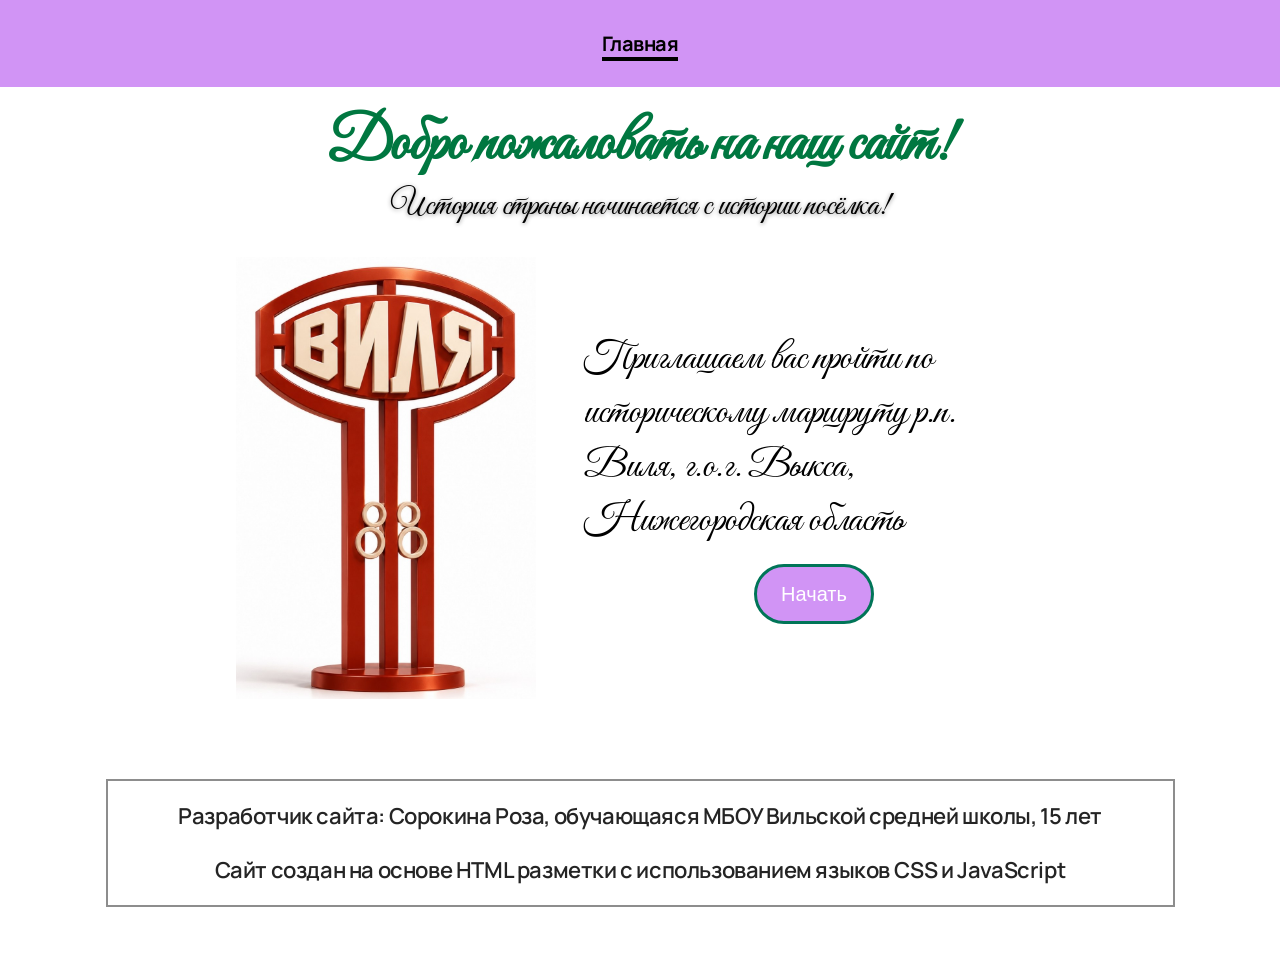
<file: index.html>
<!DOCTYPE html>
<html lang="ru">
    <head>
        <meta charset="UTF-8">
        <meta name="viewport" content="width=device-width, initial-scale=1.0">
        <title>Главная Посёлок Виля</title>
        <link rel="stylesheet" href="style.css">
        <link rel="shortcut icon" href="logos/Group 1.png" type="image/x-icon">
        <link rel="preconnect" href="https://fonts.googleapis.com">
        <link rel="preconnect" href="https://fonts.gstatic.com" crossorigin>
        <link href="https://fonts.googleapis.com/css2?family=Cormorant+Infant:ital,wght@0,300..700;1,300..700&family=Great+Vibes&family=Manrope:wght@200..800&family=Old+Standard+TT:ital,wght@0,400;0,700;1,400&display=swap" rel="stylesheet">
    </head>
    <body>
        <header class="header1">
            <div class="header1__container">
                <nav class="header1__nav">
                    <ul class="header1__list">
                        <li>
                            <a class="header1__list-link active" href="index.html">Главная</a>
                        </li>
                    </ul>
                </nav>
            </div>
        </header>      
        <main>
            <section class="glav">
                <div class="glav__container">
                    <div class="vstup">
                        <h1 class="vstupdobr">Добро пожаловать на наш сайт!</h1>
                        <div class="cytat_block">
                            <p class="cytat">История страны начинается с истории посёлка!</p>
                        </div>
                    </div>
                    <div class="perehod">
                        <img src="gallery/photo_2026-11-25_17-35-12.jpg" alt="" class="stela">
                        <div class="nachat">
                            <p class="prigl">Приглашаем вас пройти по историческому маршруту р.п. Виля, г.о.г. Выкса, Нижегородская область</p>
                            <button type="button" class="btn-nachat" onclick="window.location.href='quest.html'">Начать</button>
                        </div>
                    </div>
                    <div class="author__container">
                        <div class="author">
                            <p>Разработчик сайта: Сорокина Роза, обучающаяся МБОУ Вильской средней школы, 15 лет</p>
                            <P>Сайт создан на основе HTML разметки с использованием языков CSS и JavaScript</P>
                        </div>
                    </div>
                </div>
            </section>
        </main>
    </body>
</html>
</file>
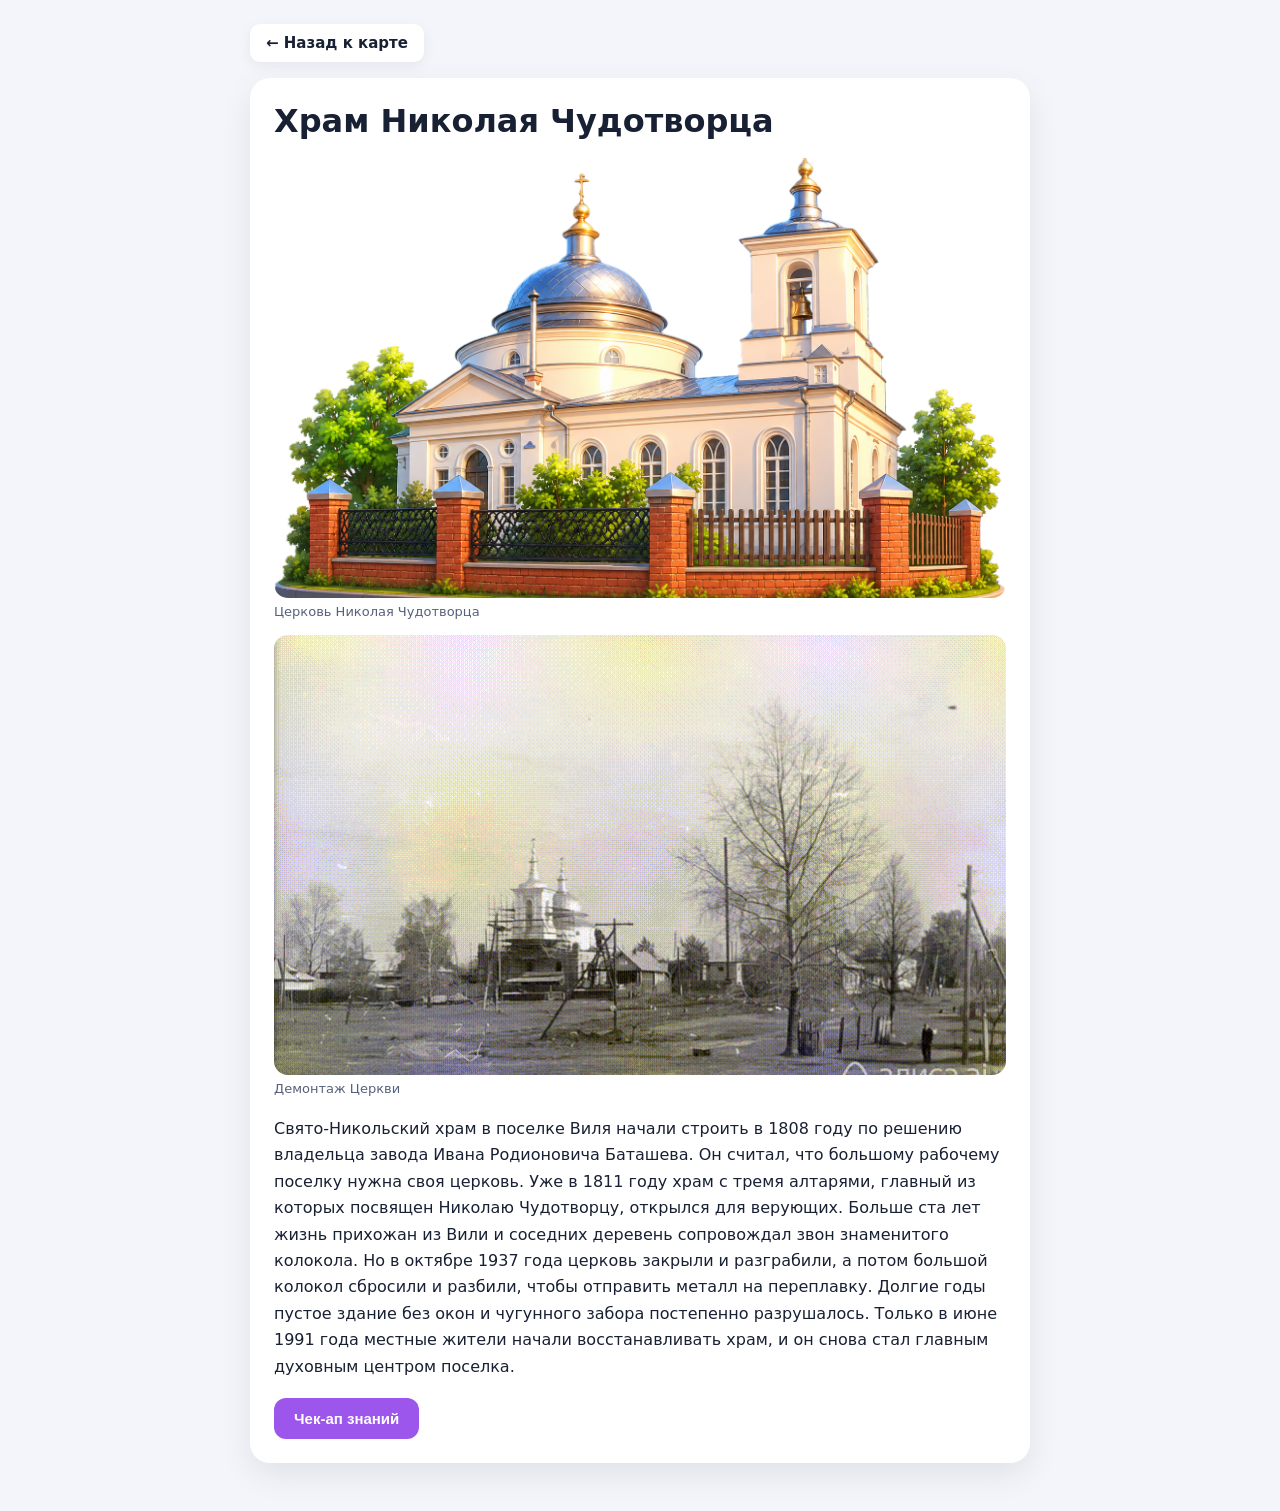
<file: place.html>
<!DOCTYPE html>
<html lang="ru">
<head>
  <meta charset="UTF-8">
  <meta name="viewport" content="width=device-width, initial-scale=1.0">
  <title>Объект маршрута — Посёлок Виля</title>
  <link rel="stylesheet" href="place.css">
</head>
<body>
  <main class="place-page">
    <div class="place-container">
      <a href="route1.html" class="place-back" id="backToMap">← Назад к карте</a>

      <article class="place-card" id="placeCard">
        <h1 class="place-title" id="placeTitle">Объект маршрута</h1>
        <div class="place-media" id="placeMedia"></div>
        <div class="place-story" id="placeStory"></div>

        <div class="place-actions">
          <button type="button" class="place-quiz-btn" id="openQuizBtn">Чек-ап знаний</button>
        </div>

        <section class="place-quiz" id="placeQuiz" hidden>
          <h2 class="place-quiz__heading">Проверь себя</h2>
          <p class="place-quiz__question" id="quizQuestion"></p>
          <div class="place-quiz__options" id="quizOptions"></div>
          <p class="place-quiz__result" id="quizResult"></p>
        </section>
      </article>
    </div>
  </main>

  <script src="place.js"></script>
</body>
</html>
</file>
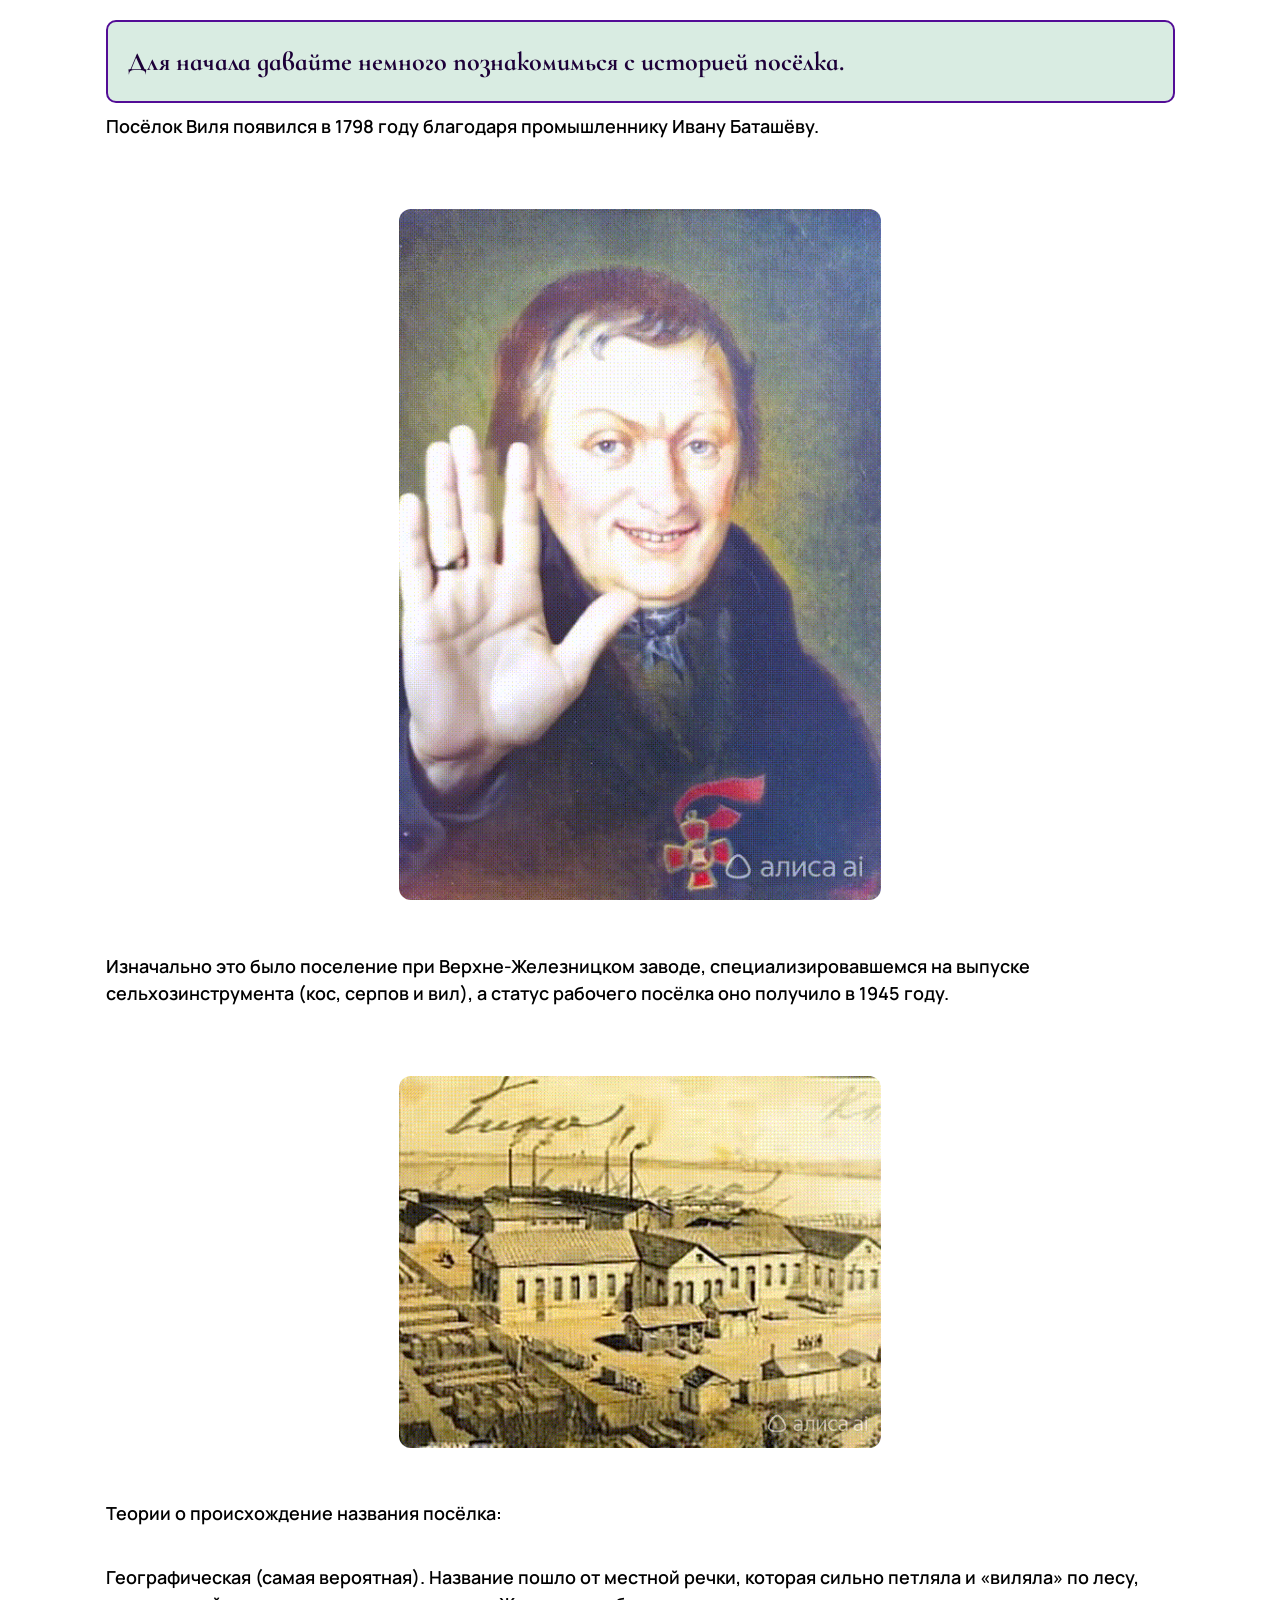
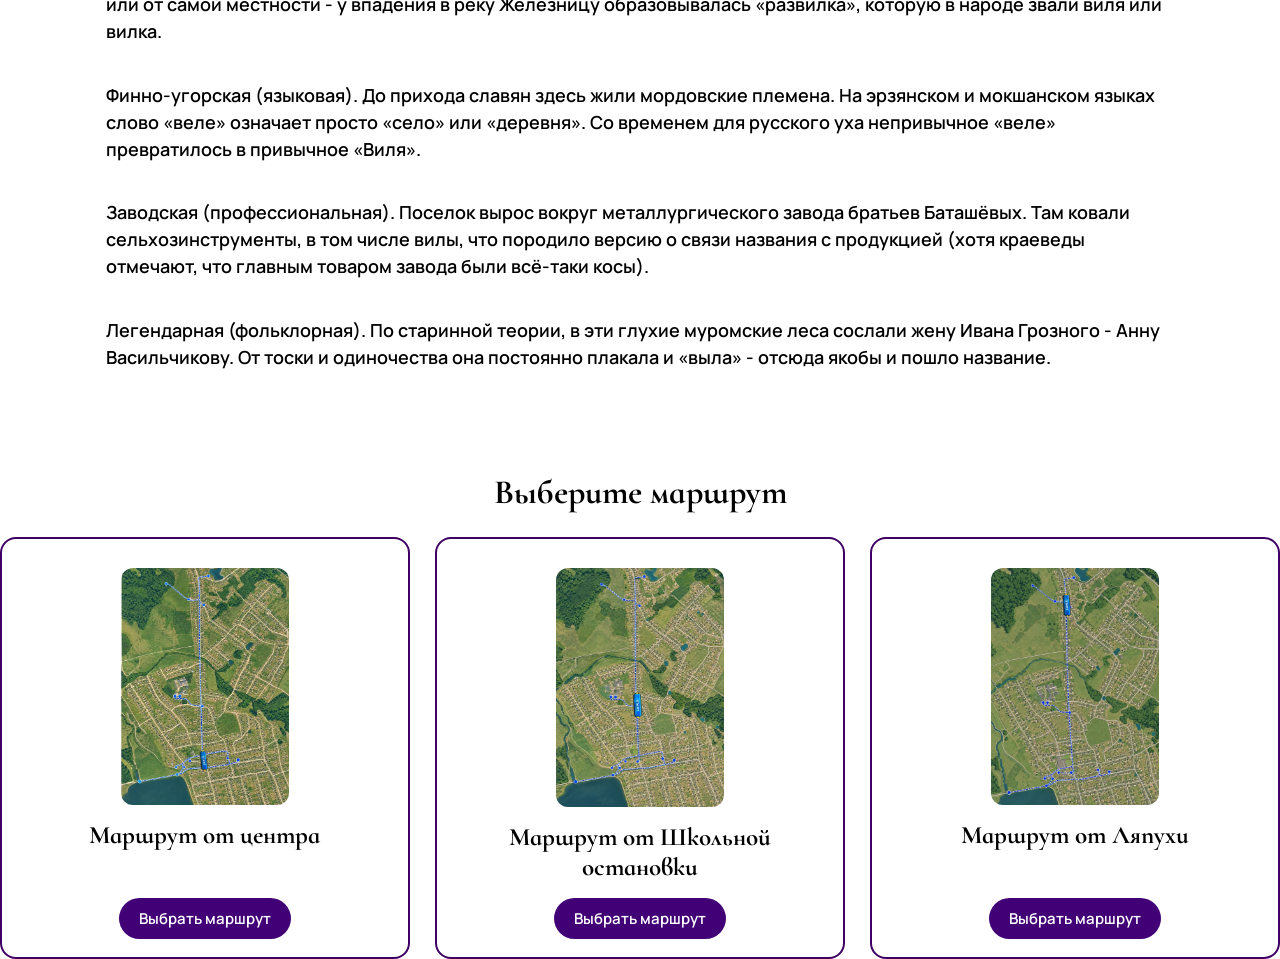
<file: quest.html>
<!DOCTYPE html>
<html lang="ru">
    <head>
        <meta charset="UTF-8">
        <meta name="viewport" content="width=device-width, initial-scale=1.0">
        <title>Знакомство с посёлком</title>
        <link rel="stylesheet" href="style.css">
        <link rel="shortcut icon" href="logos/Group 1.png" type="image/x-icon">
        <link rel="preconnect" href="https://fonts.googleapis.com">
        <link rel="preconnect" href="https://fonts.gstatic.com" crossorigin>
        <link href="https://fonts.googleapis.com/css2?family=Cormorant+Infant:ital,wght@0,300..700;1,300..700&family=Great+Vibes&family=Manrope:wght@200..800&family=Old+Standard+TT:ital,wght@0,400;0,700;1,400&display=swap" rel="stylesheet">
    </head>
    <body>
        <main>
            <section class="story">
                <div class="story__container">
                    <div class="nachalo">
                        <h2>Для начала давайте немного познакомимься с историей посёлка.</h2>
                        <p>Посёлок Виля появился в 1798 году благодаря промышленнику Ивану Баташёву. </p>
                        <img src="gallery/video_2026-11-25_19-22-56.gif" alt="">
                        <p>Изначально это было поселение при Верхне-Железницком заводе, специализировавшемся на выпуске сельхозинструмента (кос, серпов и вил), а статус рабочего посёлка оно получило в 1945 году.</p>
                        <img src="gallery/video_2026-11-25_19-22-53.gif" alt="">
                        <p>Теории о происхождение названия посёлка:</p>
                        <p>Географическая (самая вероятная). Название пошло от местной речки, которая сильно петляла и «виляла» по лесу, или от самой местности - у впадения в реку Железницу образовывалась «развилка», которую в народе звали виля или вилка.</p>
                        <p>Финно-угорская (языковая). До прихода славян здесь жили мордовские племена. На эрзянском и мокшанском языках слово «веле» означает просто «село» или «деревня». Со временем для русского уха непривычное «веле» превратилось в привычное «Виля».</p>
                        <p>Заводская (профессиональная). Поселок вырос вокруг металлургического завода братьев Баташёвых. Там ковали сельхозинструменты, в том числе вилы, что породило версию о связи названия с продукцией (хотя краеведы отмечают, что главным товаром завода были всё-таки косы).</p>
                        <p>Легендарная (фольклорная). По старинной теории, в эти глухие муромские леса сослали жену Ивана Грозного - Анну Васильчикову. От тоски и одиночества она постоянно плакала и «выла» - отсюда якобы и пошло название.</p>
                    </div>
                </div>
                <div class="routes-block">
                    <h2 class="routes-heading">Выберите маршрут</h2>
                    <div class="routes-row">
                      <div class="route-box">
                        <img src="gallery/photo_2026-11-25_19-52-23.jpg" alt="Маршрут 1" class="route-box__img">
                        <h3 class="route-box__title">Маршрут от центра</h3>
                        <a href="route1.html" class="route-box__btn">Выбрать маршрут</a>
                      </div>
                      <div class="route-box">
                        <img src="gallery/photo_2026-11-25_19-52-21.jpg" alt="Маршрут 2" class="route-box__img">
                        <h3 class="route-box__title">Маршрут от Школьной остановки</h3>
                        <a href="route2.html" class="route-box__btn">Выбрать маршрут</a>
                      </div>
                      <div class="route-box">
                        <img src="gallery/photo_2026-11-25_19-52-16.jpg" alt="Маршрут 3" class="route-box__img">
                        <h3 class="route-box__title">Маршрут от Ляпухи</h3>
                        <a href="route3.html" class="route-box__btn">Выбрать маршрут</a>
                      </div>
                    </div>
                </div>
                </div>
            </section>
        </main>
    </body>
</html>
</file>
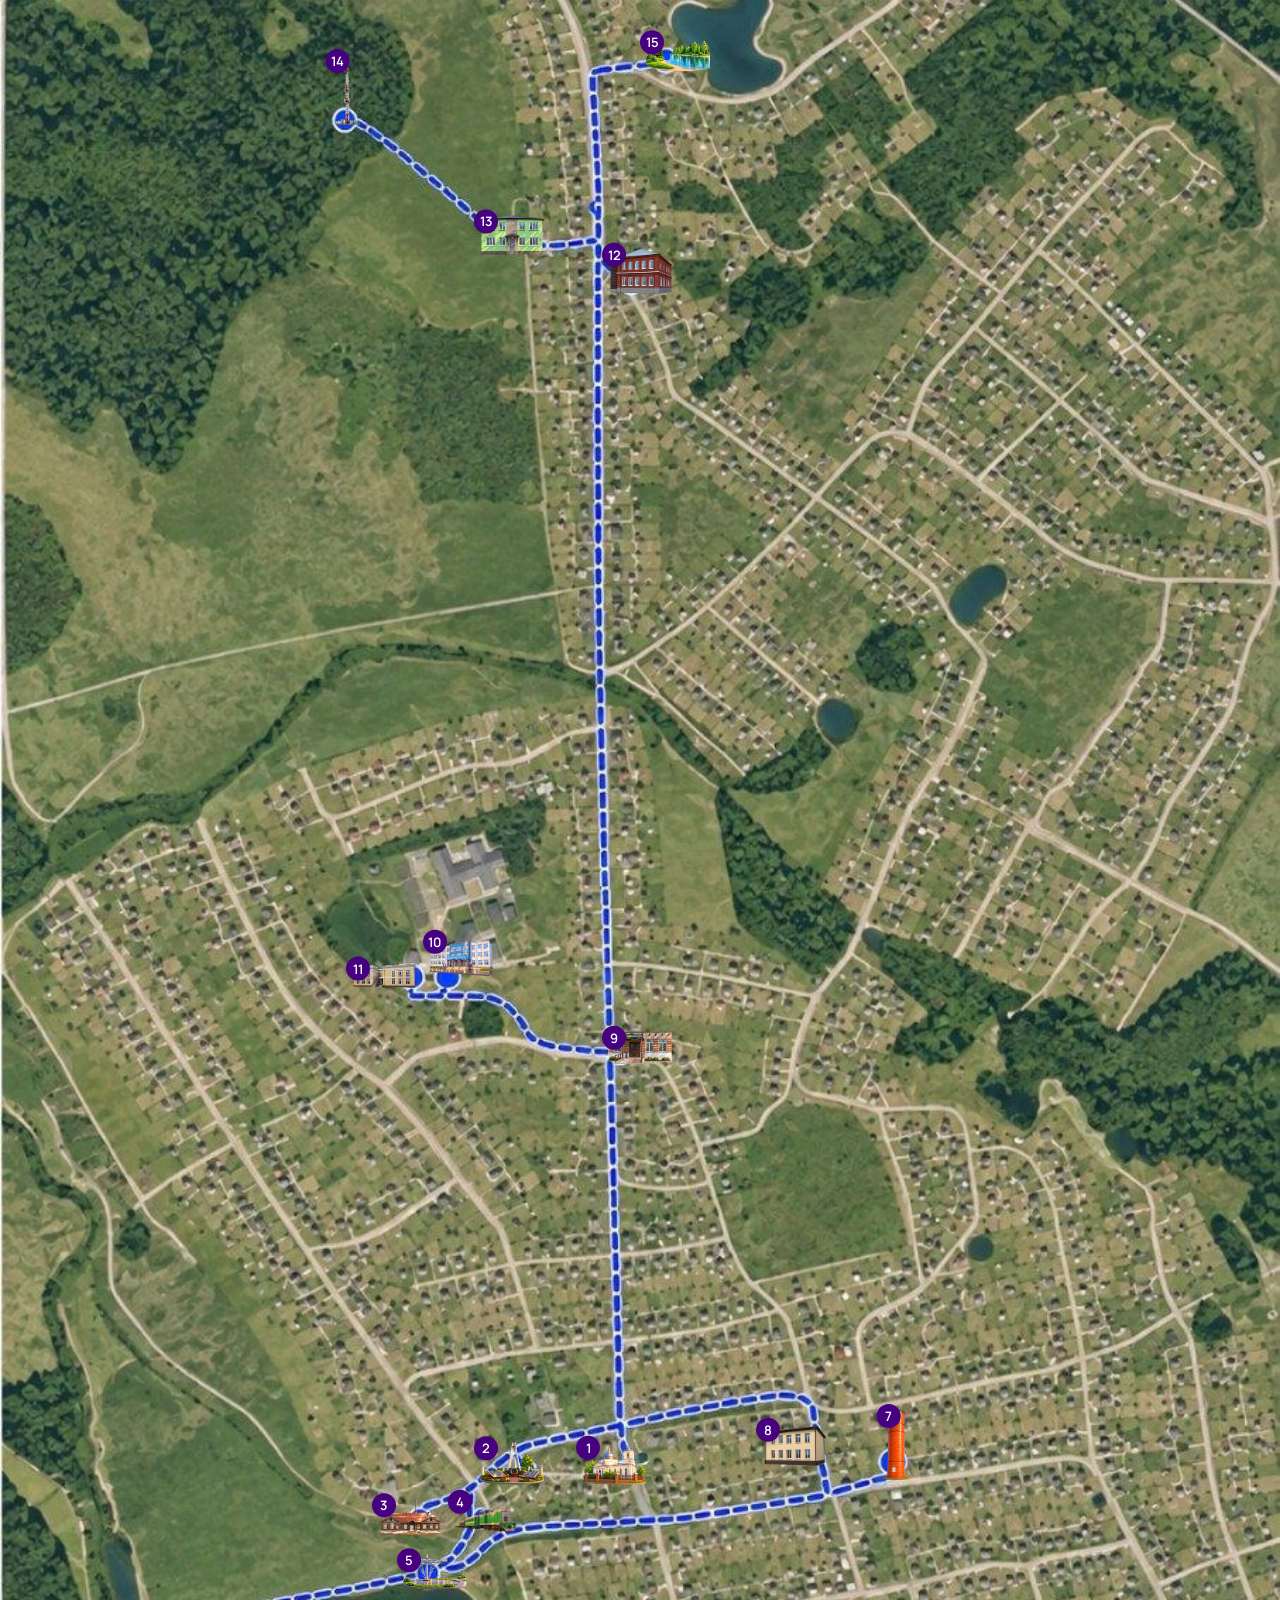
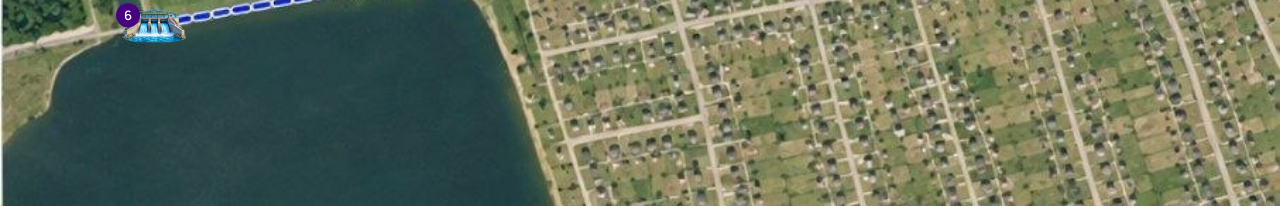
<file: route1.html>
<!DOCTYPE html>
<html lang="ru">
    <head>
        <meta charset="UTF-8">
        <meta name="viewport" content="width=device-width, initial-scale=1.0">
        <title>Главная Посёлок Виля</title>
        <link rel="stylesheet" href="style.css">
        <link rel="shortcut icon" href="logos/Group 1.png" type="image/x-icon">
        <link rel="stylesheet" href="style.css">
        <link rel="stylesheet" href="routes.css">
        <link rel="preconnect" href="https://fonts.googleapis.com">
        <link rel="preconnect" href="https://fonts.gstatic.com" crossorigin>
        <link href="https://fonts.googleapis.com/css2?family=Cormorant+Infant:ital,wght@0,300..700;1,300..700&family=Great+Vibes&family=Manrope:wght@200..800&family=Old+Standard+TT:ital,wght@0,400;0,700;1,400&display=swap" rel="stylesheet">
    </head>
    <body>
        <main class="route-scene">
          <div class="map-wrapper">
            <img src="gallery/маршрут1.jpg" alt="Карта маршрута" class="map-bg">
            <button type="button" class="map-point" style="--x: 48%; --y: 81%;" data-id="center" data-title="Храм Николая Чудотворца" data-short="Храм в центре Вили">
                <span class="map-point__num">1</span>
                <img src="gallery/церковь.png" alt="Никольская церковь" class="map-point__img">
            </button>
            <button type="button" class="map-point" style="--x: 40%; --y: 81%;" data-id="memorial" data-title="Мемориал" data-short="Поселковый мемориал: Памятник в центре посёлка">
                <span class="map-point__num">2</span>
                <img src="gallery/мемориал.png" alt="Мемориал" class="map-point__img">
            </button>
            <button type="button" class="map-point" style="--x: 32%; --y: 84%;" data-id="club" data-title="Клуб творчества" data-short="Дом творчества на берегу пруда">
                <span class="map-point__num">3</span>
                <img src="gallery/клуб.png" alt="Клуб" class="map-point__img">
            </button>
            <button type="button" class="map-point" style="--x: 38%; --y: 84%;" data-id="train" data-title="Экспонат поезда" data-short="Напоминание о старой узкокалейке">
                <span class="map-point__num">4</span>
                <img src="gallery/поезд.png" alt="поезд" class="map-point__img">
            </button>
            <button type="button" class="map-point" style="--x: 34%; --y: 87%;" data-id="naber" data-title="Набережная" data-short="Прогулочная зона у пруда">
                <span class="map-point__num">5</span>
                <img src="gallery/набер.png" alt="Набережная" class="map-point__img">
            </button>
            <button type="button" class="map-point" style="--x: 12%; --y: 90%;" data-id="plotina" data-title="Плотина" data-short="Плотина на Вильском пруду">
                <span class="map-point__num">6</span>
                <img src="gallery/плотина.png" alt="Плотина" class="map-point__img">
            </button>
            <button type="button" class="map-point" style="--x: 70%; --y: 80%;" data-id="vodonapor" data-title="Водонапорная башня" data-short="Красная кирпичная башня на улице Кирова">
                <span class="map-point__num">7</span>
                <img src="gallery/башня.png" alt="башня" class="map-point__img big_photo">
            </button>
            <button type="button" class="map-point" style="--x: 62%; --y: 80%;" data-id="bolnica" data-title="ГБУЗ НО 'Выксунская ЦРБ'" data-short="Местная больница в посёлке">
                <span class="map-point__num">8</span>
                <img src="gallery/новбольница.png" alt="Больница" class="map-point__img">
            </button>
            <button type="button" class="map-point" style="--x: 50%; --y: 58%;" data-id="library" data-title="Библиотека р.п. виля на улице Выксунской" data-short="Поселковая библиотека">
                <span class="map-point__num">9</span>
                <img src="gallery/библиотека.png" alt="Библиотека" class="map-point__img">
            </button>
            <button type="button" class="map-point" style="--x: 36%; --y: 53%;" data-id="school" data-title="МБОУ Вильская средняя школа" data-short="Школа в Виле">
                <span class="map-point__num">10</span>
                <img src="gallery/новшколаs.png" alt="Вильская школа" class="map-point__img">
            </button>
            <button type="button" class="map-point" style="--x: 30%; --y: 54%;" data-id="child" data-title="МБОУ Детский сад №15" data-short="Детский сад в Виле">
                <span class="map-point__num">11</span>
                <img src="gallery/детсад.png" alt="Детский сад" class="map-point__img">
            </button>
            <button type="button" class="map-point" style="--x: 50%; --y: 15%;" data-id="house" data-title="Дом Денисова" data-short="Старое здание в бывшей деревне Ляпуха">
                <span class="map-point__num">12</span>
                <img src="gallery/дом.png" alt="Бывшая школа" class="map-point__img">
            </button>
            <button type="button" class="map-point" style="--x: 40%; --y: 13%;" data-id="apartament" data-title="Многоквартирный дом" data-short="Жилой дом в Ляпухе">
                <span class="map-point__num">13</span>
                <img src="gallery/квартиры.png" alt="Многоквартирный дом" class="map-point__img">
            </button>
            <button type="button" class="map-point" style="--x: 27%; --y: 5%;" data-id="vyshka" data-title="Телевизионная вышка" data-short="Высокая телевышка">
                <span class="map-point__num">14</span>
                <img src="gallery/вышка.png" alt="Телевизионная вышка" class="map-point__img">
            </button>
            <button type="button" class="map-point" style="--x: 53%; --y: 3%;" data-id="karer" data-title="Кирпичный пруд" data-short="Водоём, известный как карьер">
                <span class="map-point__num">15</span>
                <img src="gallery/карьер.png" alt="карьер" class="map-point__img">
            </button>
            </div>
        </main>
        <div class="modal-backdrop" id="placeModal" hidden>
            <div class="modal-card" role="dialog" aria-modal="true" aria-labelledby="modalTitle">
                <button type="button" class="modal-close" id="closeModal" aria-label="Закрыть">&times;</button>
                <h3 class="modal-title" id="modalTitle"></h3>
                <p class="modal-text" id="modalText"></p>
                <a href="place.html" class="modal-more-btn" id="modalMoreLink">Узнать больше</a>
            </div>
        </div>
        <script src="route.js"></script>
    </body>
</html>
</file>
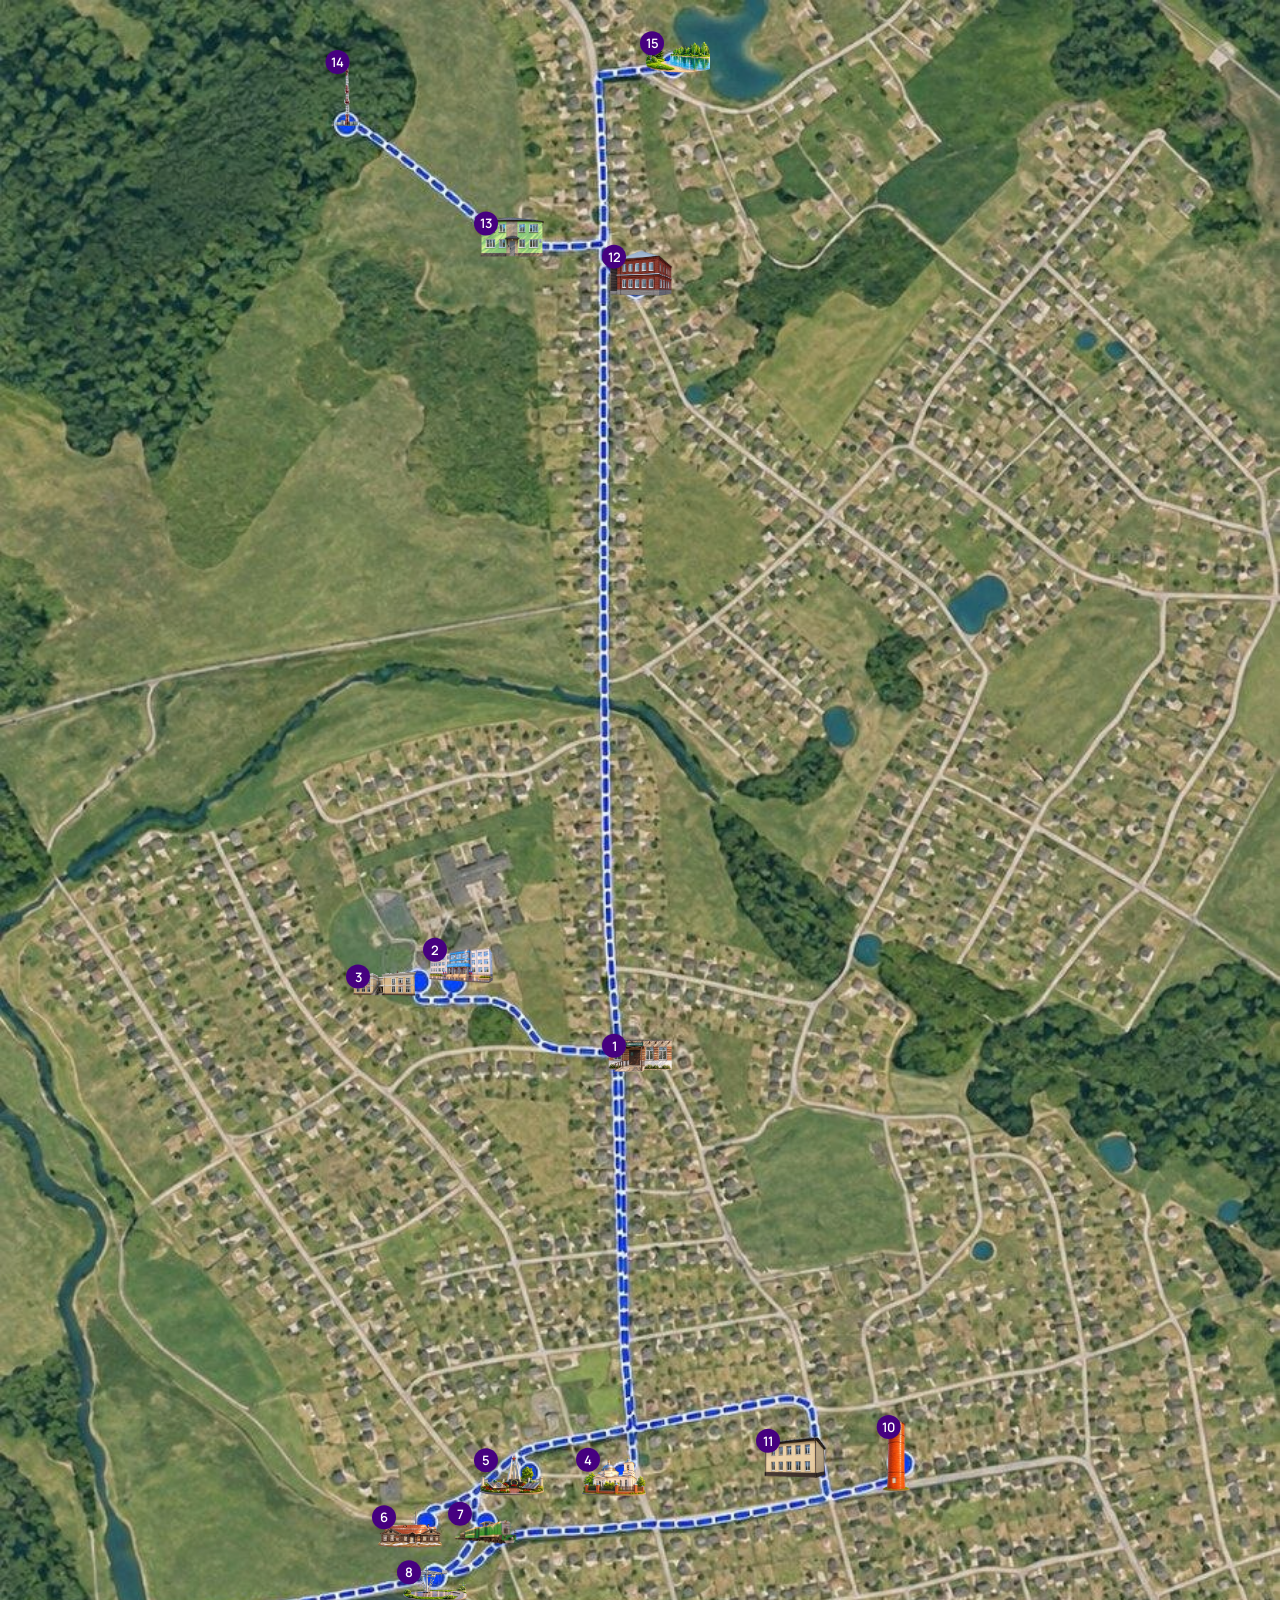
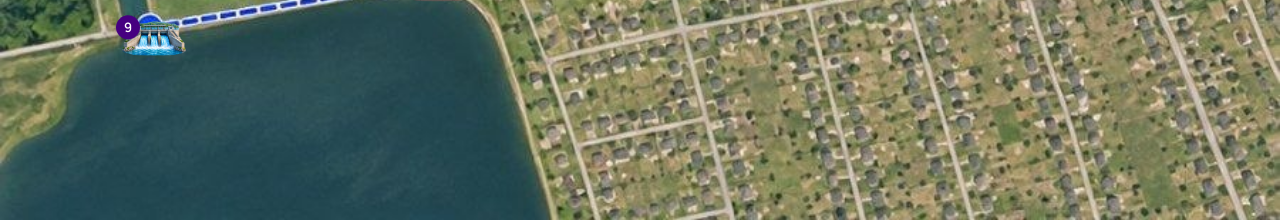
<file: route2.html>
<!DOCTYPE html>
<html lang="ru">
    <head>
        <meta charset="UTF-8">
        <meta name="viewport" content="width=device-width, initial-scale=1.0">
        <title>Главная Посёлок Виля</title>
        <link rel="stylesheet" href="style.css">
        <link rel="shortcut icon" href="logos/Group 1.png" type="image/x-icon">
        <link rel="stylesheet" href="style.css">
        <link rel="stylesheet" href="routes.css">
        <link rel="preconnect" href="https://fonts.googleapis.com">
        <link rel="preconnect" href="https://fonts.gstatic.com" crossorigin>
        <link href="https://fonts.googleapis.com/css2?family=Cormorant+Infant:ital,wght@0,300..700;1,300..700&family=Great+Vibes&family=Manrope:wght@200..800&family=Old+Standard+TT:ital,wght@0,400;0,700;1,400&display=swap" rel="stylesheet">
    </head>
    <body>
        <main class="route-scene">
          <div class="map-wrapper">
            <img src="gallery/маршрут2.jpg" alt="Карта маршрута" class="map-bg">
            <button type="button" class="map-point" style="--x: 48%; --y: 81%;" data-id="center" data-title="Храм Николая Чудотворца" data-short="Храм в центре Вили">
                <span class="map-point__num">4</span>
                <img src="gallery/церковь.png" alt="Никольская церковь" class="map-point__img">
            </button>
            <button type="button" class="map-point" style="--x: 40%; --y: 81%;" data-id="memorial" data-title="Мемориал" data-short="Поселковый мемориал: Памятник в центре посёлка">
                <span class="map-point__num">5</span>
                <img src="gallery/мемориал.png" alt="Мемориал" class="map-point__img">
            </button>
            <button type="button" class="map-point" style="--x: 32%; --y: 84%;" data-id="club" data-title="Клуб творчества" data-short="Дом творчества на берегу пруда">
                <span class="map-point__num">6</span>
                <img src="gallery/клуб.png" alt="Клуб" class="map-point__img">
            </button>
            <button type="button" class="map-point" style="--x: 38%; --y: 84%;" data-id="train" data-title="Экспонат поезда" data-short="Напоминание о старой узкокалейке">
                <span class="map-point__num">7</span>
                <img src="gallery/поезд.png" alt="поезд" class="map-point__img">
            </button>
            <button type="button" class="map-point" style="--x: 34%; --y: 87%;" data-id="naber" data-title="Набережная" data-short="Прогулочная зона у пруда">
                <span class="map-point__num">8</span>
                <img src="gallery/набер.png" alt="Набережная" class="map-point__img">
            </button>
            <button type="button" class="map-point" style="--x: 12%; --y: 90%;" data-id="plotina" data-title="Плотина" data-short="Плотина на Вильском пруду">
                <span class="map-point__num">9</span>
                <img src="gallery/плотина.png" alt="Плотина" class="map-point__img">
            </button>
            <button type="button" class="map-point" style="--x: 70%; --y: 80%;" data-id="vodonapor" data-title="Водонапорная башня" data-short="Красная кирпичная башня на улице Кирова">
                <span class="map-point__num">10</span>
                <img src="gallery/башня.png" alt="башня" class="map-point__img big_photo">
            </button>
            <button type="button" class="map-point" style="--x: 62%; --y: 80%;" data-id="bolnica" data-title="ГБУЗ НО 'Выксунская ЦРБ'" data-short="Местная больница в посёлке">
                <span class="map-point__num">11</span>
                <img src="gallery/новбольница.png" alt="Больница" class="map-point__img">
            </button>
            <button type="button" class="map-point" style="--x: 50%; --y: 58%;" data-id="library" data-title="Библиотека р.п. виля на улице Выксунской" data-short="Поселковая библиотека">
                <span class="map-point__num">1</span>
                <img src="gallery/библиотека.png" alt="Библиотека" class="map-point__img">
            </button>
            <button type="button" class="map-point" style="--x: 36%; --y: 53%;" data-id="school" data-title="МБОУ Вильская средняя школа" data-short="Школа в Виле">
                <span class="map-point__num">2</span>
                <img src="gallery/новшколаs.png" alt="Вильская школа" class="map-point__img">
            </button>
            <button type="button" class="map-point" style="--x: 30%; --y: 54%;" data-id="child" data-title="МБОУ Детский сад №15" data-short="Детский сад в Виле">
                <span class="map-point__num">3</span>
                <img src="gallery/детсад.png" alt="Детский сад" class="map-point__img">
            </button>
            <button type="button" class="map-point" style="--x: 50%; --y: 15%;" data-id="house" data-title="Дом Денисова" data-short="Старое здание в бывшей деревне Ляпуха">
                <span class="map-point__num">12</span>
                <img src="gallery/дом.png" alt="Бывшая школа" class="map-point__img">
            </button>
            <button type="button" class="map-point" style="--x: 40%; --y: 13%;" data-id="apartament" data-title="Многоквартирный дом" data-short="Жилой дом в Ляпухе">
                <span class="map-point__num">13</span>
                <img src="gallery/квартиры.png" alt="Многоквартирный дом" class="map-point__img">
            </button>
            <button type="button" class="map-point" style="--x: 27%; --y: 5%;" data-id="vyshka" data-title="Телевизионная вышка" data-short="Высокая телевышка">
                <span class="map-point__num">14</span>
                <img src="gallery/вышка.png" alt="Телевизионная вышка" class="map-point__img">
            </button>
            <button type="button" class="map-point" style="--x: 53%; --y: 3%;" data-id="karer" data-title="Кирпичный пруд" data-short="Водоём, известный как карьер">
                <span class="map-point__num">15</span>
                <img src="gallery/карьер.png" alt="карьер" class="map-point__img">
            </button>
            </div>
        </main>
        <div class="modal-backdrop" id="placeModal" hidden>
            <div class="modal-card" role="dialog" aria-modal="true" aria-labelledby="modalTitle">
                <button type="button" class="modal-close" id="closeModal" aria-label="Закрыть">&times;</button>
                <h3 class="modal-title" id="modalTitle"></h3>
                <p class="modal-text" id="modalText"></p>
                <a href="place.html" class="modal-more-btn" id="modalMoreLink">Узнать больше</a>
            </div>
        </div>
        <script src="route.js"></script>
    </body>
</html>
</file>
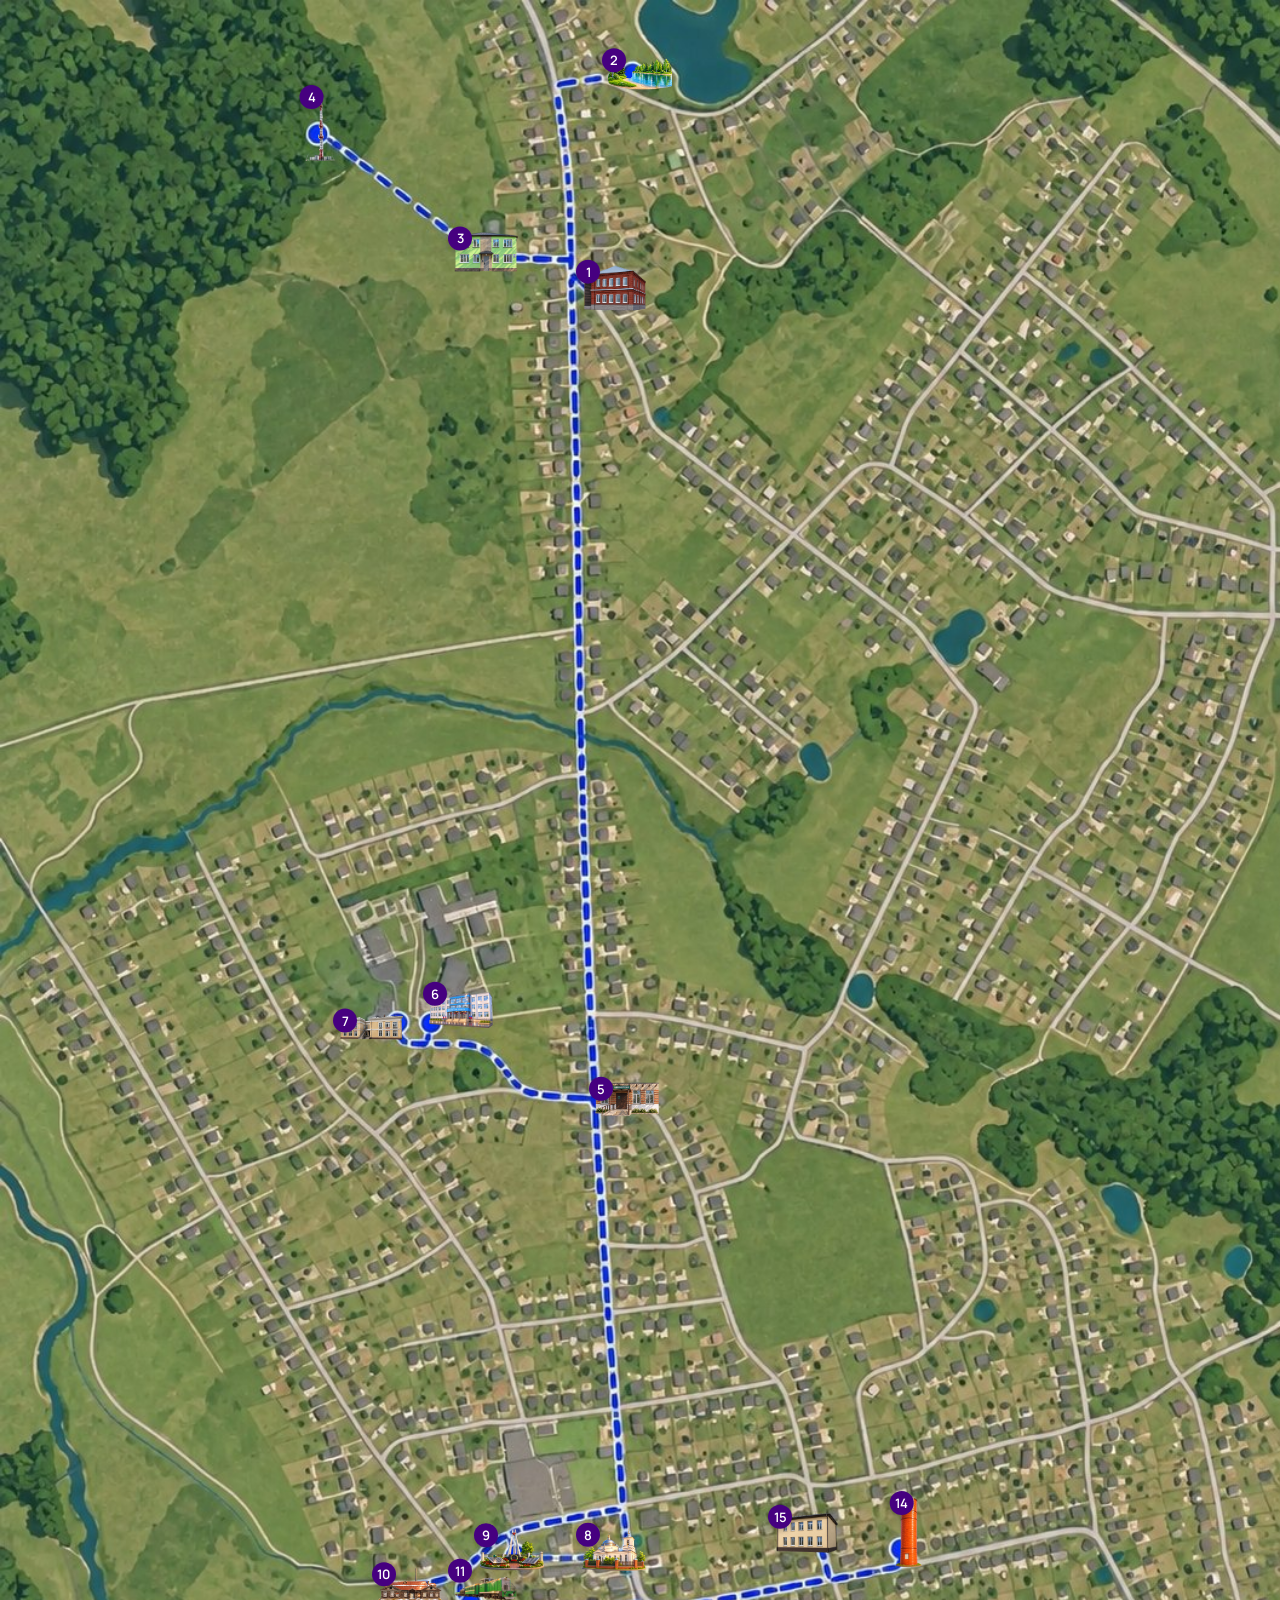
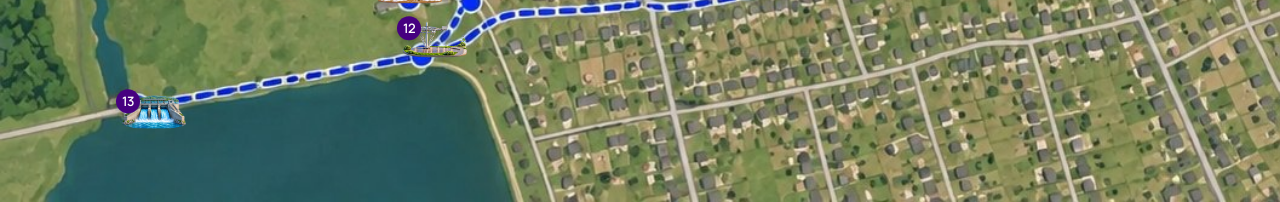
<file: route3.html>
<!DOCTYPE html>
<html lang="ru">
    <head>
        <meta charset="UTF-8">
        <meta name="viewport" content="width=device-width, initial-scale=1.0">
        <title>Главная Посёлок Виля</title>
        <link rel="stylesheet" href="style.css">
        <link rel="shortcut icon" href="logos/Group 1.png" type="image/x-icon">
        <link rel="stylesheet" href="style.css">
        <link rel="stylesheet" href="routes.css">
        <link rel="preconnect" href="https://fonts.googleapis.com">
        <link rel="preconnect" href="https://fonts.gstatic.com" crossorigin>
        <link href="https://fonts.googleapis.com/css2?family=Cormorant+Infant:ital,wght@0,300..700;1,300..700&family=Great+Vibes&family=Manrope:wght@200..800&family=Old+Standard+TT:ital,wght@0,400;0,700;1,400&display=swap" rel="stylesheet">
    </head>
    <body>
        <main class="route-scene">
          <div class="map-wrapper">
            <img src="gallery/маршрут3.jpg" alt="Карта маршрута" class="map-bg">
            <button type="button" class="map-point" style="--x: 48%; --y: 86%;" data-id="center" data-title="Храм Николая Чудотворца" data-short="Храм в центре Вили">
                <span class="map-point__num">8</span>
                <img src="gallery/церковь.png" alt="Никольская церковь" class="map-point__img">
            </button>
            <button type="button" class="map-point" style="--x: 40%; --y: 86%;" data-id="memorial" data-title="Мемориал" data-short="Поселковый мемориал: Памятник в центре посёлка">
                <span class="map-point__num">9</span>
                <img src="gallery/мемориал.png" alt="Мемориал" class="map-point__img">
            </button>
            <button type="button" class="map-point" style="--x: 32%; --y: 88%;" data-id="club" data-title="Клуб творчества" data-short="Дом творчества на берегу пруда">
                <span class="map-point__num">10</span>
                <img src="gallery/клуб.png" alt="Клуб" class="map-point__img">
            </button>
            <button type="button" class="map-point" style="--x: 38%; --y: 88%;" data-id="train" data-title="Экспонат поезда" data-short="Напоминание о старой узкокалейке">
                <span class="map-point__num">11</span>
                <img src="gallery/поезд.png" alt="поезд" class="map-point__img">
            </button>
            <button type="button" class="map-point" style="--x: 34%; --y: 91%;" data-id="naber" data-title="Набережная" data-short="Прогулочная зона у пруда">
                <span class="map-point__num">12</span>
                <img src="gallery/набер.png" alt="Набережная" class="map-point__img">
            </button>
            <button type="button" class="map-point" style="--x: 12%; --y: 95%;" data-id="plotina" data-title="плотина" data-short="Плотина на Вильском пруду">
                <span class="map-point__num">13</span>
                <img src="gallery/плотина.png" alt="Плотина" class="map-point__img">
            </button>
            <button type="button" class="map-point" style="--x: 71%; --y: 85%;" data-id="vodonapor" data-title="Водонапорная башня" data-short="Красная кирпичная башня на улице Кирова">
                <span class="map-point__num">14</span>
                <img src="gallery/башня.png" alt="башня" class="map-point__img big_photo">
            </button>
            <button type="button" class="map-point" style="--x: 63%; --y: 85%;" data-id="bolnica" data-title="ГБУЗ НО 'Выксунская ЦРБ'" data-short="Местная больница в посёлке">
                <span class="map-point__num">15</span>
                <img src="gallery/новбольница.png" alt="Больница" class="map-point__img">
            </button>
            <button type="button" class="map-point" style="--x: 49%; --y: 61%;" data-id="library" data-title="Библиотека р.п. виля на улице Выксунской" data-short="Поселковая библиотека">
                <span class="map-point__num">5</span>
                <img src="gallery/библиотека.png" alt="Библиотека" class="map-point__img">
            </button>
            <button type="button" class="map-point" style="--x: 36%; --y: 56%;" data-id="school" data-title="МБОУ Вильская средняя школа" data-short="Школа в Виле">
                <span class="map-point__num">6</span>
                <img src="gallery/новшколаs.png" alt="Вильская школа" class="map-point__img">
            </button>
            <button type="button" class="map-point" style="--x: 29%; --y: 57%;" data-id="child" data-title="МБОУ Детский сад №15" data-short="Детский сад в Виле">
                <span class="map-point__num">7</span>
                <img src="gallery/детсад.png" alt="Детский сад" class="map-point__img">
            </button>
            <button type="button" class="map-point" style="--x: 48%; --y: 16%;" data-id="house" data-title="Дом Денисова" data-short="Старое здание в бывшей деревне Ляпуха">
                <span class="map-point__num">1</span>
                <img src="gallery/дом.png" alt="Бывшая школа" class="map-point__img">
            </button>
            <button type="button" class="map-point" style="--x: 38%; --y: 14%;" data-id="apartament" data-title="Многоквартирный дом" data-short="Жилой дом в Ляпухе">
                <span class="map-point__num">3</span>
                <img src="gallery/квартиры.png" alt="Многоквартирный дом" class="map-point__img">
            </button>
            <button type="button" class="map-point" style="--x: 25%; --y: 7%;" data-id="vyshka" data-title="Телевизионная вышка" data-short="Высокая телевышка">
                <span class="map-point__num">4</span>
                <img src="gallery/вышка.png" alt="Телевизионная вышка" class="map-point__img">
            </button>
            <button type="button" class="map-point" style="--x: 50%; --y: 4%;" data-id="karer" data-title="Кирпичный пруд" data-short="Водоём, известный как карьер">
                <span class="map-point__num">2</span>
                <img src="gallery/карьер.png" alt="карьер" class="map-point__img">
            </button>
            </div>
        </main>
        <div class="modal-backdrop" id="placeModal" hidden>
            <div class="modal-card" role="dialog" aria-modal="true" aria-labelledby="modalTitle">
                <button type="button" class="modal-close" id="closeModal" aria-label="Закрыть">&times;</button>
                <h3 class="modal-title" id="modalTitle"></h3>
                <p class="modal-text" id="modalText"></p>
                <a href="place.html" class="modal-more-btn" id="modalMoreLink">Узнать больше</a>
            </div>
        </div>
        <script src="route.js"></script>
    </body>
</html>
</file>
<file: style.css>
:root {
    --vave: #d194f5;
}

html {
     scroll-padding: 100px;
     scroll-behavior: smooth;
}

* {

     margin: 0;
     padding: 0;
     box-sizing: border-box;
 }

 .marck-script-regular {
  font-family: "Marck Script", cursive;
  font-weight: 400;
  font-style: normal;
}

 body {
     font-family: "Manrope", sans-serif;
 }

 .header1 {
     position: fixed;
     width: 100%;
     background: var(--vave);
     color: #fff;
     z-index: 999;
     top: 0;
     padding-block: 30px;

 }


 .header1__list {
     display: flex;
     justify-content: center;
     align-items: center;
     gap: clamp(15px, 4vw, 30px);
 }

  ul {
    list-style: none;
 }

 .header1__list-link {
     font-weight: 700;
     font-size: 20px;
     letter-spacing: -0.47px;
     color: #fff;
     transition: color 0.3s;
 }

 .header1__list-link.active {
     color: rgb(0, 0, 0);
     border-bottom: 4px solid black;
     padding-bottom: 0px ;
 }

  .header1__list-link:hover{
     color: rgb(196, 196, 196);
 }

 a {
     text-decoration: none;
 }

 [class*="__container"] {
     max-width: 1069px;
     margin-inline: auto;
 } 

.glav {
     padding-block: 70px ;
     padding-inline: 10px;
     font-weight: 500;
     font-size: 18px;
     letter-spacing: -0.40px;
}

.vstup {
     font-size: 20px;
     padding-bottom: 30px;
     padding-top: 40px;
     display: flex;
     flex-direction: column;
     gap: 5px;
}

.vstupdobr {
    font-size: clamp(32px, 5vw, 60px);
    font-family: "Great Vibes", cursive;
    text-align: center;
    font-weight: 600;
    font-style: normal;
    margin: 0 auto;
    line-height: 1.2;
    color: #007740;
}

.cytat_block {
    padding-block: 20px;
    font-weight: 500;
    width: 94%;
    max-width: 720px;
    position: relative;
    display: block;
    margin: 0 auto;
}

.cytat {
    font-family: "Great Vibes", serif;
    font-size: clamp(16px, 6vw, 34px);
    position: absolute;
    top: 47%;
    left: 50%;
    transform: translate(-50%, -50%);
    margin: 0;
    white-space: nowrap;
    text-align: center;
    text-shadow: 0 1px 4px rgba(0, 0, 0, 0.45);
}

.perehod {
    display: flex;
    align-items: center;
    justify-content: center;
    padding-inline: 60px;
    gap: 48px;
    margin-bottom: 80px;
}

.perehod img {
    width: 100%;
    max-width: 300px;
    height: auto;
    object-fit: contain;
    display: block;
}

.nachat {
    padding-block: 50px;
    display: flex;
    flex-direction: column;
    align-items: flex-start;
    gap: 16px;
    max-width: 460px;
}

.prigl {
    font-family: "Great Vibes", sans-serif;
    font-size: clamp(24px, 3.5vw, 40px);
    font-weight: 500;
    margin: 0;
    line-height: 1.35;
}

.btn-nachat {
    display: inline-block;
    cursor: pointer;
    border-radius: 30px;
    background: var(--vave);
    border: 3px solid  #017558;
    color: #fff;
    height: 60px;
    width: 120px;
    margin: 0 auto;
    font-size: 20px;
}

.author {
    padding: 20px;
    font-size: clamp(15px, 2vw, 22px);
    font-weight: 600;
    color: #242424;
    display: flex;
    flex-wrap: wrap;
    justify-content: center;
    gap: 24px 60px;
    border: 2px solid #8d8d8d;
    text-align: center;
}

@media (max-width: 768px) {
    .cytat_block {
        width: 96%;
        padding-block: 12px;
    }

    .cytat {
        white-space: normal;
        width: 74%;
        font-size: 11px;
        line-height: 1.15;
    }

    .perehod {
        flex-direction: column;
        padding-inline: 16px;
        padding-block: 24px;
        gap: 20px;
        margin-bottom: 48px;
    }

    .perehod img {
        max-width: 220px;
    }

    .nachat {
        padding-block: 10px;
        align-items: center;
        text-align: center;
        max-width: 100%;
    }

    .prigl {
        font-size: 24px;
        line-height: 1.3;
    }

    .author {
        padding: 16px;
        gap: 12px;
        font-size: 16px;
    }
}

.nachalo {
     padding-block: 10px;
     display: flex;
     flex-direction: column;
     gap: 10px;
}

.story {
    padding: 20 px;
    font-weight: 600;
    font-family: 'Manrope';
    font-size: 18px;
}
 
.nachalo {
  padding-top: 20px;
  width: 100%;
  margin: 0 auto 6%;
  line-height: 1.5;
}

.nachalo p {
  width: 100%;
  margin: 0 0 2.5%;
}

.nachalo h2 {
    color: #1d0038;
    background-color:#d9ece2 ;
    padding: 20px;
    border: 2px solid #530d96;
    border-radius: 10px;
    font-family: "Cormorant Infant", serif;
    font-size: 26px;
}

.story img {
  display: block;
  width: 45%;
  max-width: 100%;
  height: auto;
  margin: 3% auto 4%;
  border-radius: 12px;
}

.routes-block {
  width: 100%;
  margin-top: 5%;
}

.routes-heading {
  width: 100%;
  text-align: center;
  font-family: "Cormorant Infant", serif;
  font-size: clamp(24px, 3vw, 34px);
  margin: 0 0 24px;
}

.routes-row {
  display: flex;
  justify-content: space-between;
  align-items: stretch;
  gap: 20px;
  width: 100%;
}

.route-box {
  width: 32%;
  padding: 18px 16px;
  box-sizing: border-box;
  border: 2px solid #3f0063;
  border-radius: 16px;
  display: flex;
  flex-direction: column;
  align-items: center;
  text-align: center;
}

.route-box__img {
  width: 100%;
  object-fit: cover;
  border-radius: 10px;
  display: block;
  margin-bottom: 14px;
}

.route-box__title {
  font-family: "Cormorant Infant", serif;
  font-size: clamp(20px, 2.2vw, 25px);
  margin: 0 0 16px;
}

.route-box__btn {
  margin-top: auto;
  display: inline-block;
  padding: 10px 20px;
  background: #410075;
  color: #fff;
  text-decoration: none;
  border-radius: 25px;
  font-size: 15px;
}

@media (max-width: 768px) {
  .routes-row {
    flex-direction: column;
    gap: 16px;
  }

  .route-box {
    width: 100%;
  }
}
</file>
<file: place.css>
* {
  box-sizing: border-box;
}

body {
  margin: 0;
  font-family: system-ui, -apple-system, sans-serif;
  background: #f3f5fa;
  color: #182033;
}

.place-page {
  min-height: 100vh;
  padding: 24px 16px 48px;
}

.place-container {
  max-width: 780px;
  margin: 0 auto;
}

.place-back {
  display: inline-block;
  margin-bottom: 16px;
  padding: 10px 16px;
  border-radius: 10px;
  background: #ffffff;
  color: #182033;
  text-decoration: none;
  font-size: 15px;
  font-weight: 600;
  box-shadow: 0 4px 14px rgba(0, 0, 0, 0.06);
}

.place-card {
  background: #ffffff;
  border-radius: 20px;
  padding: 24px;
  box-shadow: 0 12px 32px rgba(0, 0, 0, 0.08);
}

.place-title {
  margin: 0 0 18px;
  font-size: clamp(24px, 4vw, 32px);
}

.place-media {
  display: grid;
  gap: 16px;
  margin-bottom: 20px;
}

.place-figure {
  margin: 0;
}

.place-photo {
  display: block;
  width: 100%;
  max-height: 440px;
  object-fit: cover;
  border-radius: 14px;
}

.place-source {
  margin: 6px 0 0;
  font-size: 13px;
}

.place-source a {
  color: #2b59c3;
}

.place-story p {
  margin: 0 0 18px;
  font-size: 16px;
  line-height: 1.65;
}

.place-quiz-btn {
  padding: 12px 20px;
  border: none;
  border-radius: 12px;
  background: #9c56ec;
  color: #ffffff;
  font-size: 15px;
  font-weight: 600;
  cursor: pointer;
}

.place-quiz {
  margin-top: 22px;
  padding-top: 20px;
  border-top: 1px solid rgba(0, 0, 0, 0.1);
}

.place-quiz__heading {
  margin: 0 0 10px;
  font-size: 20px;
}

.place-quiz__question {
  margin: 0 0 14px;
  font-size: 16px;
  font-weight: 600;
}

.place-quiz__options {
  display: grid;
  gap: 10px;
}

.place-option-btn {
  text-align: left;
  padding: 12px 14px;
  border: 1px solid rgba(0, 0, 0, 0.16);
  border-radius: 12px;
  background: #f8f9fc;
  color: #182033;
  font-size: 15px;
  cursor: pointer;
}

.place-option-btn.is-correct {
  background: #e3f7e8;
  border-color: #2e9e4b;
}

.place-option-btn.is-wrong {
  background: #fdeaea;
  border-color: #d64545;
}

.place-quiz__result {
  margin: 12px 0 0;
  font-weight: 600;
}

.place-caption {
  margin-top: 6px;
  font-size: 13px;
  color: #55607a;
}

.place-photo {
  display: block;
  width: 100%;
  max-width: 100%;
  height: auto;
  object-fit: cover;
}

.place-figure .place-photophoto-tall {
  display: block !important;
  width: auto !important;
  max-width: 100% !important;
  height: auto !important;
  max-height: 320px !important;
  margin-left: auto !important;
  margin-right: auto !important;
  object-fit: contain !important;
}
</file>
<file: routes.css>
html, body {
  max-width: 100%;
  overflow-x: hidden;
}

.map-point__img {
  width: clamp(34px, 5.5vw, 72px);
  height: auto;
  display: block;
  transition: transform 0.25s ease, filter 0.25s ease;
}

.map-point__num {
  position: absolute;
  top: -6px;
  left: -6px;
  width: clamp(18px, 2vw, 24px);
  height: clamp(18px, 2vw, 24px);
  border-radius: 50%;
  background: #460080;
  color: #ffffff;
  font-family: "Manrope", sans-serif;
  font-weight: 600;
  font-size: clamp(10px, 1.1vw, 13px);
  display: flex;
  align-items: center;
  justify-content: center;
  box-shadow: 0 2px 6px rgba(0, 0, 0, 0.25);
  z-index: 3;
}

img {
  max-width: 100%;
  height: auto;
}

.map-wrapper {
  position: relative;
  width: 100%;
  max-width: 100%;
  overflow: hidden;
  margin: 0 auto;
}

.map-bg {
  width: 100%;
  height: auto;
  display: block;
}

.map-point {
  position: absolute;
  left: var(--x, 50%);
  top: var(--y, 50%);
  transform: translate(-50%, -50%);
  background: transparent;
  border: none;
  padding: 0;
  cursor: pointer;
  z-index: 2;
}

.map-point__img {
  max-width: clamp(32px, 5vw, 64px);
  max-height: 70px;
  width: auto;
  height: auto;
  object-fit: contain;
  display: block;
}

.map-point:hover .map-point__img {
  transform: scale(1.08);
  filter: drop-shadow(0 6px 12px rgba(0, 0, 0, 0.25));
}

.map-point.is-active {
  z-index: 6;
}

.map-point.is-active .map-point__img {
  transform: translateY(-7px) scale(1.18);
  filter: drop-shadow(0 10px 18px rgba(0, 14, 99, 0.3));
}

.modal-backdrop {
  position: fixed;
  inset: 0;
  z-index: 100;
  display: flex;
  align-items: center;
  justify-content: center;
  padding: 16px;
  background: rgba(0, 0, 0, 0.45);
  opacity: 0;
  transition: opacity 0.18s ease;
}

.modal-backdrop.is-open {
  opacity: 1;
}

.modal-card {
  position: relative;
  width: 100%;
  max-width: 380px;
  background: #ffffff;
  border-radius: 16px;
  padding: 20px;
  box-shadow: 0 16px 40px rgba(0, 0, 0, 0.22);
  transform: translateY(8px) scale(0.97);
  transition: transform 0.18s ease;
}

.modal-backdrop.is-open .modal-card {
  transform: translateY(0) scale(1);
}

.modal-close {
  position: absolute;
  top: 10px;
  right: 12px;
  border: none;
  background: transparent;
  font-size: 24px;
  line-height: 1;
  cursor: pointer;
}

.modal-title {
  margin: 0 24px 8px 0;
  font-size: 18px;
}

.modal-text {
  margin: 0 0 16px;
  font-size: 14px;
  line-height: 1.5;
}

.modal-more-btn {
  display: inline-block;
  padding: 10px 16px;
  border-radius: 10px;
  text-decoration: none;
  font-weight: 600;
  color: #2b0063;
}
</file>
